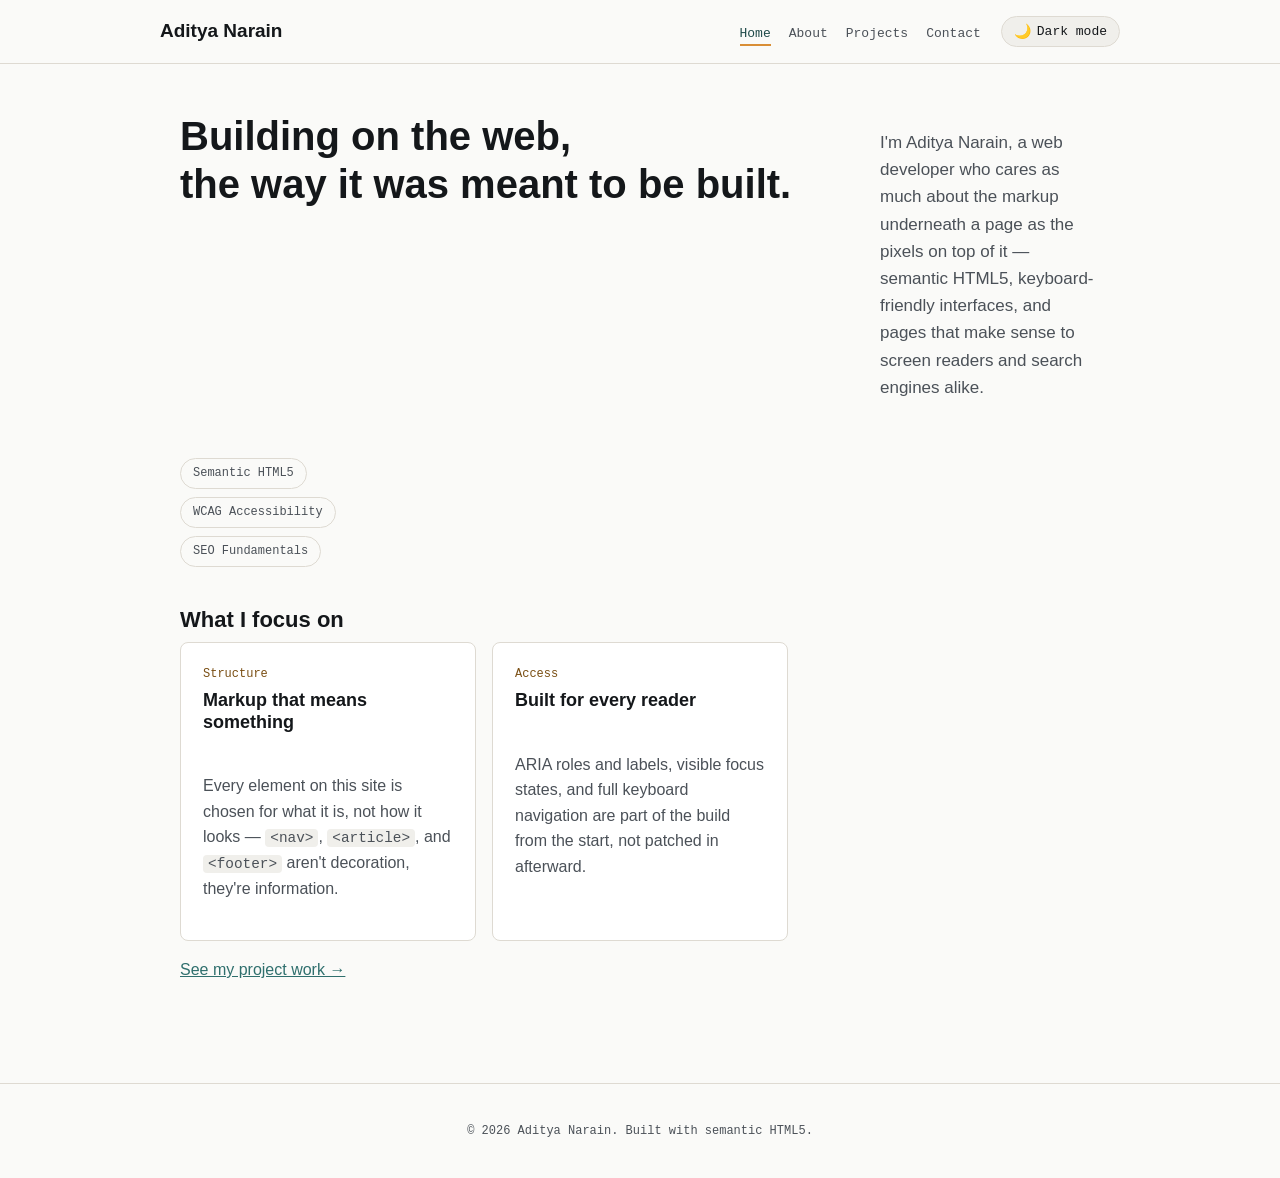
<file: index.html>
<!DOCTYPE html>
<html lang="en">
<head>
  <meta charset="UTF-8">
  <meta name="viewport" content="width=device-width, initial-scale=1.0">

  <!-- SEO meta tags -->
  <title>Aditya Narain — Web Developer Portfolio</title>
  <meta name="description" content="Portfolio of Aditya Narain, a web developer focused on semantic, accessible HTML5 and clean front-end engineering.">
  <meta name="author" content="Aditya Narain">
  <meta name="keywords" content="Aditya Narain, web developer, front-end developer, HTML5, accessibility, portfolio">
  <link rel="canonical" href="https://aditya-narain17.github.io/aditya-portfolio/index.html">

  <!-- Open Graph / social preview -->
  <meta property="og:type" content="website">
  <meta property="og:title" content="Aditya Narain — Web Developer Portfolio">
  <meta property="og:description" content="Semantic, accessible, SEO-conscious front-end work by Aditya Narain.">
  <meta property="og:url" content="https://aditya-narain17.github.io/aditya-portfolio/index.html">
  <meta name="twitter:card" content="summary">

  <link rel="stylesheet" href="styles.css">
</head>
<body>

  <a class="skip-link" href="#main-content">Skip to main content</a>

  <!-- <header> -->
  <header class="site-header">
    <div class="header-inner">
      <a href="index.html" class="brand">Aditya Narain</a>
      <div class="header-controls">
        <nav class="main-nav" aria-label="Primary">
          <ul>
            <li><a href="index.html" aria-current="page">Home</a></li>
            <li><a href="about.html">About</a></li>
            <li><a href="projects.html">Projects</a></li>
            <li><a href="contact.html">Contact</a></li>
          </ul>
        </nav>
        <button type="button" id="theme-toggle" class="theme-toggle" aria-pressed="false">
          <span class="icon" aria-hidden="true">🌙</span>
          <span class="label">Dark mode</span>
        </button>
      </div>
    </div>
  </header>

  <!-- <main> -->
  <main id="main-content">

    <!-- <section> hero -->
    <section class="hero" aria-labelledby="hero-heading">
      <h1 id="hero-heading">Building on the web,<br>the way it was meant to be built.</h1>
      <p class="lede">I'm Aditya Narain, a web developer who cares as much about the markup underneath a page as the pixels on top of it — semantic HTML5, keyboard-friendly interfaces, and pages that make sense to screen readers and search engines alike.</p>
      <div class="hero-tags" aria-hidden="true">
        <span class="pill">Semantic HTML5</span>
        <span class="pill">WCAG Accessibility</span>
        <span class="pill">SEO Fundamentals</span>
      </div>
    </section>

    <!-- <section> featured work -->
    <section aria-labelledby="work-heading">
      <h2 id="work-heading">What I focus on</h2>
      <div class="card-grid">
        <article class="card">
          <span class="meta">Structure</span>
          <h3>Markup that means something</h3>
          <p>Every element on this site is chosen for what it is, not how it looks — <code>&lt;nav&gt;</code>, <code>&lt;article&gt;</code>, and <code>&lt;footer&gt;</code> aren't decoration, they're information.</p>
        </article>
        <article class="card">
          <span class="meta">Access</span>
          <h3>Built for every reader</h3>
          <p>ARIA roles and labels, visible focus states, and full keyboard navigation are part of the build from the start, not patched in afterward.</p>
        </article>
      </div>
      <p><a href="projects.html">See my project work →</a></p>
    </section>

  </main>

  <!-- <footer> -->
  <footer class="site-footer">
    <p>© 2026 Aditya Narain. Built with semantic HTML5.</p>
  </footer>

  <script src="theme.js"></script>
</body>
</html>
</file>
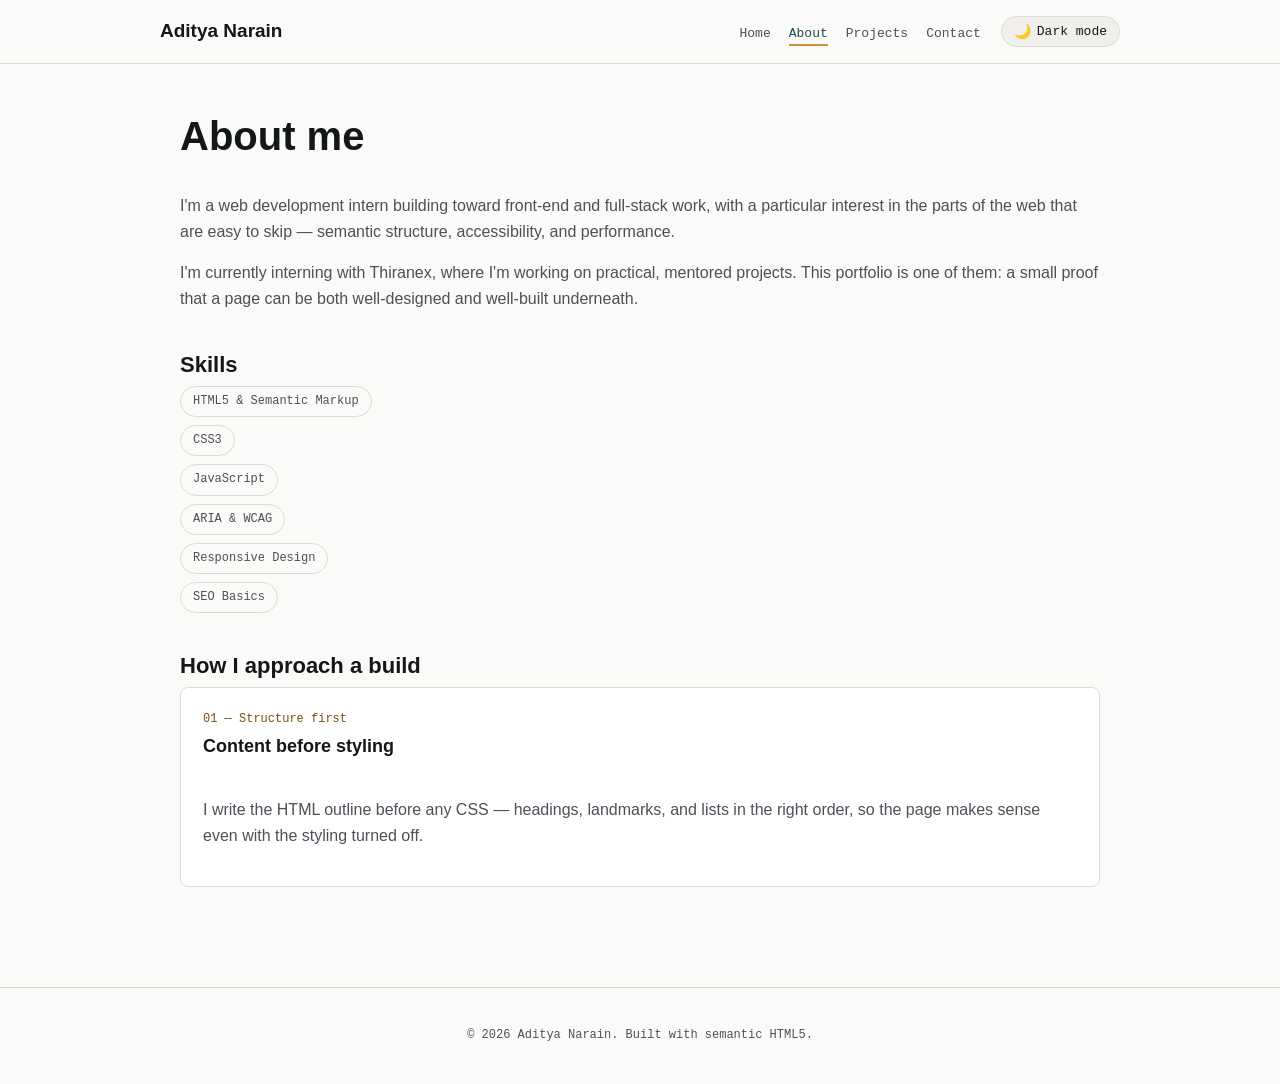
<file: about.html>
<!DOCTYPE html>
<html lang="en">
<head>
  <meta charset="UTF-8">
  <meta name="viewport" content="width=device-width, initial-scale=1.0">

  <title>About — Aditya Narain</title>
  <meta name="description" content="About Aditya Narain: background, skills, and approach to accessible front-end web development.">
  <meta name="author" content="Aditya Narain">
  <link rel="canonical" href="https://aditya-narain17.github.io/aditya-portfolio/about.html">
  <meta property="og:type" content="profile">
  <meta property="og:title" content="About — Aditya Narain">
  <meta property="og:description" content="Background, skills, and approach to accessible front-end web development.">

  <link rel="stylesheet" href="styles.css">
</head>
<body>

  <a class="skip-link" href="#main-content">Skip to main content</a>

  <header class="site-header">
    <div class="header-inner">
      <a href="index.html" class="brand">Aditya Narain</a>
      <div class="header-controls">
        <nav class="main-nav" aria-label="Primary">
          <ul>
            <li><a href="index.html">Home</a></li>
            <li><a href="about.html" aria-current="page">About</a></li>
            <li><a href="projects.html">Projects</a></li>
            <li><a href="contact.html">Contact</a></li>
          </ul>
        </nav>
        <button type="button" id="theme-toggle" class="theme-toggle" aria-pressed="false">
          <span class="icon" aria-hidden="true">🌙</span>
          <span class="label">Dark mode</span>
        </button>
      </div>
    </div>
  </header>

  <main id="main-content">

    <section aria-labelledby="about-heading">
      <h1 id="about-heading">About me</h1>
      <p class="lede">I'm a web development intern building toward front-end and full-stack work, with a particular interest in the parts of the web that are easy to skip — semantic structure, accessibility, and performance.</p>
      <p>I'm currently interning with Thiranex, where I'm working on practical, mentored projects. This portfolio is one of them: a small proof that a page can be both well-designed and well-built underneath.</p>
    </section>

    <section aria-labelledby="skills-heading">
      <h2 id="skills-heading">Skills</h2>
      <div class="hero-tags" aria-hidden="true">
        <span class="pill">HTML5 &amp; Semantic Markup</span>
        <span class="pill">CSS3</span>
        <span class="pill">JavaScript</span>
        <span class="pill">ARIA &amp; WCAG</span>
        <span class="pill">Responsive Design</span>
        <span class="pill">SEO Basics</span>
      </div>
    </section>

    <section aria-labelledby="approach-heading">
      <h2 id="approach-heading">How I approach a build</h2>
      <article class="card">
        <span class="meta">01 — Structure first</span>
        <h3>Content before styling</h3>
        <p>I write the HTML outline before any CSS — headings, landmarks, and lists in the right order, so the page makes sense even with the styling turned off.</p>
      </article>
    </section>

  </main>

  <footer class="site-footer">
    <p>© 2026 Aditya Narain. Built with semantic HTML5.</p>
  </footer>

  <script src="theme.js"></script>
</body>
</html>
</file>
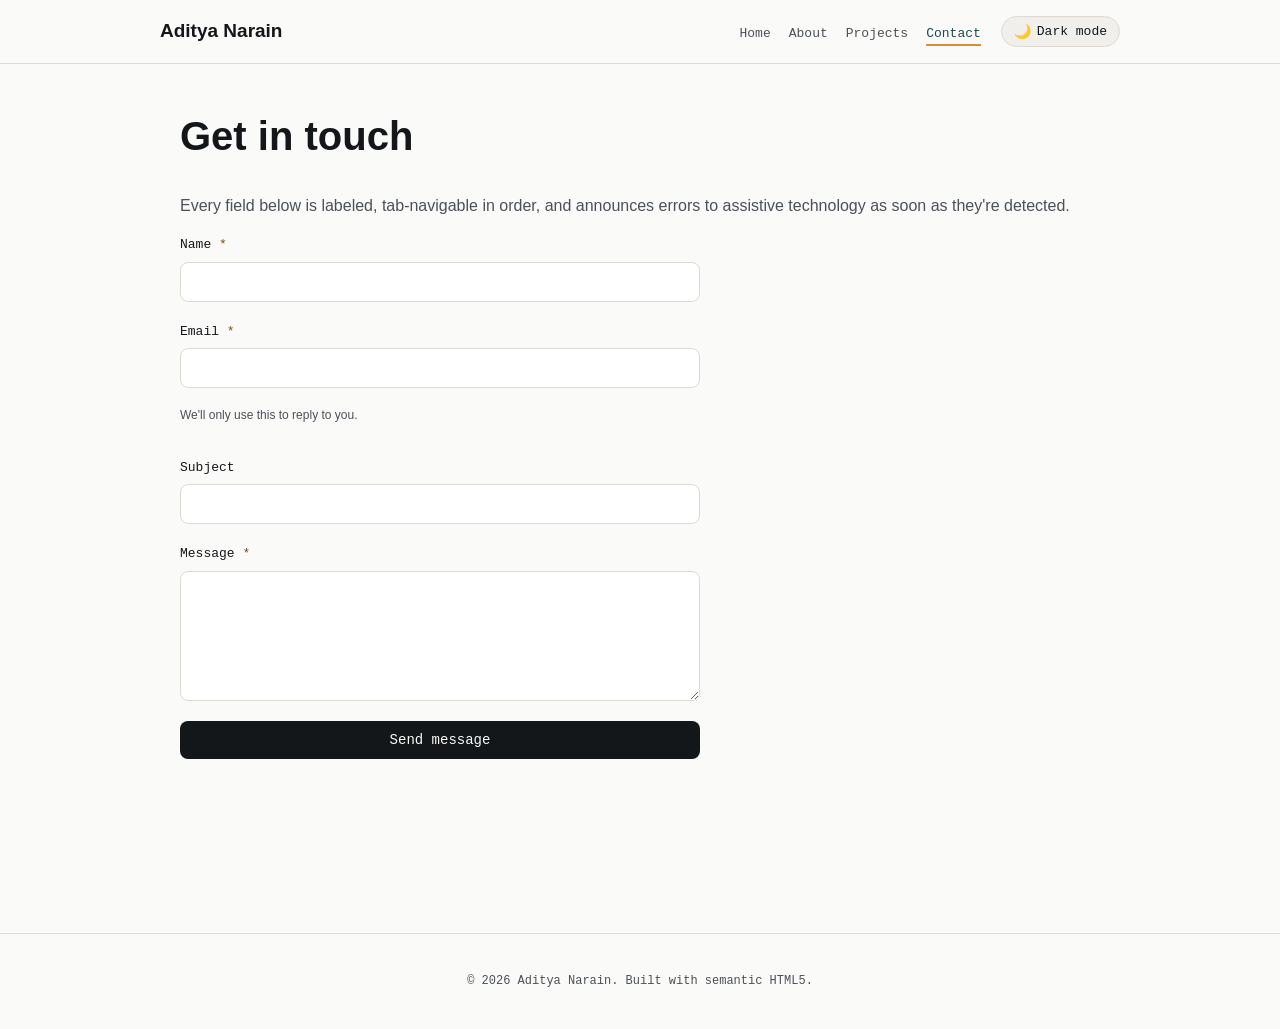
<file: contact.html>
<!DOCTYPE html>
<html lang="en">
<head>
  <meta charset="UTF-8">
  <meta name="viewport" content="width=device-width, initial-scale=1.0">

  <title>Contact — Aditya Narain</title>
  <meta name="description" content="Get in touch with Aditya Narain via the accessible contact form.">
  <meta name="author" content="Aditya Narain">
  <link rel="canonical" href="https://aditya-narain17.github.io/aditya-portfolio/contact.html">
  <meta property="og:type" content="website">
  <meta property="og:title" content="Contact — Aditya Narain">
  <meta property="og:description" content="Get in touch with Aditya Narain.">

  <link rel="stylesheet" href="styles.css">
</head>
<body>

  <a class="skip-link" href="#main-content">Skip to main content</a>

  <header class="site-header">
    <div class="header-inner">
      <a href="index.html" class="brand">Aditya Narain</a>
      <div class="header-controls">
        <nav class="main-nav" aria-label="Primary">
          <ul>
            <li><a href="index.html">Home</a></li>
            <li><a href="about.html">About</a></li>
            <li><a href="projects.html">Projects</a></li>
            <li><a href="contact.html" aria-current="page">Contact</a></li>
          </ul>
        </nav>
        <button type="button" id="theme-toggle" class="theme-toggle" aria-pressed="false">
          <span class="icon" aria-hidden="true">🌙</span>
          <span class="label">Dark mode</span>
        </button>
      </div>
    </div>
  </header>

  <main id="main-content">

    <section aria-labelledby="contact-heading">
      <h1 id="contact-heading">Get in touch</h1>
      <p class="lede">Every field below is labeled, tab-navigable in order, and announces errors to assistive technology as soon as they're detected.</p>

      <form novalidate id="contact-form">

        <div class="field">
          <label for="name">Name <span class="required-mark" aria-hidden="true">*</span></label>
          <input
            type="text"
            id="name"
            name="name"
            autocomplete="name"
            required
            aria-required="true"
            aria-describedby="name-error">
          <p class="error-message" id="name-error" role="alert">Please enter your name.</p>
        </div>

        <div class="field">
          <label for="email">Email <span class="required-mark" aria-hidden="true">*</span></label>
          <input
            type="email"
            id="email"
            name="email"
            autocomplete="email"
            required
            aria-required="true"
            aria-describedby="email-hint email-error">
          <p class="hint" id="email-hint">We'll only use this to reply to you.</p>
          <p class="error-message" id="email-error" role="alert">Please enter a valid email address.</p>
        </div>

        <div class="field">
          <label for="subject">Subject</label>
          <input
            type="text"
            id="subject"
            name="subject"
            autocomplete="off">
        </div>

        <div class="field">
          <label for="message">Message <span class="required-mark" aria-hidden="true">*</span></label>
          <textarea
            id="message"
            name="message"
            rows="6"
            required
            aria-required="true"
            aria-describedby="message-error"></textarea>
          <p class="error-message" id="message-error" role="alert">Please enter a message.</p>
        </div>

        <button type="submit" class="btn">Send message</button>

        <p role="status" id="form-status" aria-live="polite"></p>

      </form>
    </section>

  </main>

  <footer class="site-footer">
    <p>© 2026 Aditya Narain. Built with semantic HTML5.</p>
  </footer>

  <script src="theme.js"></script>
  <script src="script.js"></script>
</body>
</html>
</file>
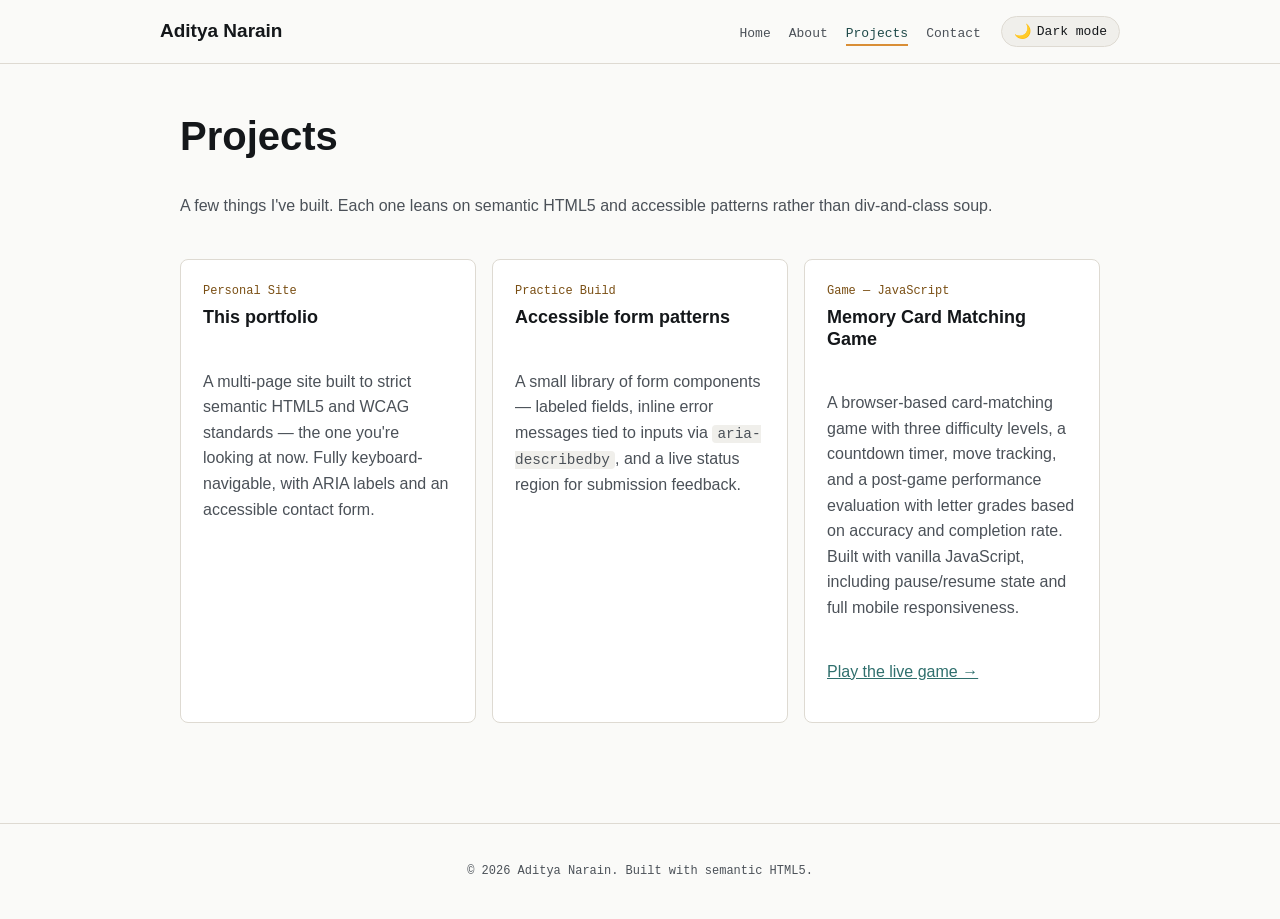
<file: projects.html>
<!DOCTYPE html>
<html lang="en">
<head>
  <meta charset="UTF-8">
  <meta name="viewport" content="width=device-width, initial-scale=1.0">

  <title>Projects — Aditya Narain</title>
  <meta name="description" content="Selected web development projects by Aditya Narain, focused on semantic HTML5, accessibility, and clean front-end engineering.">
  <meta name="author" content="Aditya Narain">
  <link rel="canonical" href="https://aditya-narain17.github.io/aditya-portfolio/projects.html">
  <meta property="og:type" content="website">
  <meta property="og:title" content="Projects — Aditya Narain">
  <meta property="og:description" content="Selected web development projects focused on semantic HTML5 and accessibility.">

  <link rel="stylesheet" href="styles.css">
</head>
<body>

  <a class="skip-link" href="#main-content">Skip to main content</a>

  <header class="site-header">
    <div class="header-inner">
      <a href="index.html" class="brand">Aditya Narain</a>
      <div class="header-controls">
        <nav class="main-nav" aria-label="Primary">
          <ul>
            <li><a href="index.html">Home</a></li>
            <li><a href="about.html">About</a></li>
            <li><a href="projects.html" aria-current="page">Projects</a></li>
            <li><a href="contact.html">Contact</a></li>
          </ul>
        </nav>
        <button type="button" id="theme-toggle" class="theme-toggle" aria-pressed="false">
          <span class="icon" aria-hidden="true">🌙</span>
          <span class="label">Dark mode</span>
        </button>
      </div>
    </div>
  </header>

  <main id="main-content">

    <section aria-labelledby="projects-heading">
      <h1 id="projects-heading">Projects</h1>
      <p class="lede">A few things I've built. Each one leans on semantic HTML5 and accessible patterns rather than div-and-class soup.</p>
    </section>

    <section aria-label="Project list">
      <div class="card-grid">

        <article class="card">
          <span class="meta">Personal Site</span>
          <h3>This portfolio</h3>
          <p>A multi-page site built to strict semantic HTML5 and WCAG standards — the one you're looking at now. Fully keyboard-navigable, with ARIA labels and an accessible contact form.</p>
        </article>

        <article class="card">
          <span class="meta">Practice Build</span>
          <h3>Accessible form patterns</h3>
          <p>A small library of form components — labeled fields, inline error messages tied to inputs via <code>aria-describedby</code>, and a live status region for submission feedback.</p>
        </article>

        <article class="card">
          <span class="meta">Game — JavaScript</span>
          <h3>Memory Card Matching Game</h3>
          <p>A browser-based card-matching game with three difficulty levels, a countdown timer, move tracking, and a post-game performance evaluation with letter grades based on accuracy and completion rate. Built with vanilla JavaScript, including pause/resume state and full mobile responsiveness.</p>
          <p><a href="https://memory-game-aditya-narain.vercel.app/" target="_blank" rel="noopener noreferrer">Play the live game →</a></p>
        </article>

      </div>
    </section>

  </main>

  <footer class="site-footer">
    <p>© 2026 Aditya Narain. Built with semantic HTML5.</p>
  </footer>

  <script src="theme.js"></script>
</body>
</html>
</file>
<file: styles.css>
* {
  box-sizing: border-box;
}

/* ---- Theme tokens ---- */
:root {
  --bg: #fafaf8;
  --bg-elevated: #ffffff;
  --bg-muted: #f0efeb;
  --ink: #14171a;
  --ink-soft: #4b5158;
  --line: #dedad2;
  --accent: #d98e36;
  --accent-ink: #7a4f14;
  --accent-bg: #f6e6cf;
  --link: #2f6f6d;
  --link-dark: #1f4a49;
  --success-bg: #e7f2e8;
  --success-ink: #285c33;
  --success-line: #b6d9ba;
  --error: #a3341d;

  --radius: 8px;
  --font-body: -apple-system, BlinkMacSystemFont, "Segoe UI", sans-serif;
  --font-mono: "Courier New", Consolas, monospace;

  color-scheme: light;
}

[data-theme="dark"] {
  --bg: #14171a;
  --bg-elevated: #1e2226;
  --bg-muted: #23272c;
  --ink: #f2f0ec;
  --ink-soft: #b7bcc2;
  --line: #33383e;
  --accent: #e8a33d;
  --accent-ink: #f6c874;
  --accent-bg: #3a2e15;
  --link: #6fc2bf;
  --link-dark: #93d9d6;
  --success-bg: #16301c;
  --success-ink: #8fd39a;
  --success-line: #2b5a35;
  --error: #e2705a;

  color-scheme: dark;
}

/* Respect system preference on first visit only —
   the toggle (via [data-theme]) always wins once set. */
@media (prefers-color-scheme: dark) {
  :root:not([data-theme="light"]) {
    --bg: #14171a;
    --bg-elevated: #1e2226;
    --bg-muted: #23272c;
    --ink: #f2f0ec;
    --ink-soft: #b7bcc2;
    --line: #33383e;
    --accent: #e8a33d;
    --accent-ink: #f6c874;
    --accent-bg: #3a2e15;
    --link: #6fc2bf;
    --link-dark: #93d9d6;
    --success-bg: #16301c;
    --success-ink: #8fd39a;
    --success-line: #2b5a35;
    --error: #e2705a;
    color-scheme: dark;
  }
}

html {
  scroll-behavior: smooth;
}

@media (prefers-reduced-motion: reduce) {
  html { scroll-behavior: auto; }
  * { transition-duration: 0.01ms !important; animation-duration: 0.01ms !important; }
}

body {
  margin: 0;
  background: var(--bg);
  color: var(--ink);
  font-family: var(--font-body);
  font-size: 16px;
  line-height: 1.6;
  transition: background-color 0.2s ease, color 0.2s ease;
}

.skip-link {
  position: absolute;
  left: -999px;
  top: 0;
  background: var(--ink);
  color: var(--bg);
  padding: 12px 20px;
  z-index: 100;
  font-family: var(--font-mono);
  font-size: 14px;
}
.skip-link:focus { left: 0; }

a:focus-visible,
button:focus-visible,
input:focus-visible,
textarea:focus-visible {
  outline: 3px solid var(--accent);
  outline-offset: 2px;
}

/* ================= HEADER — Flexbox ================= */
.site-header {
  border-bottom: 1px solid var(--line);
  padding: 16px 20px;
  position: sticky;
  top: 0;
  background: color-mix(in srgb, var(--bg) 92%, transparent);
  backdrop-filter: blur(6px);
  z-index: 50;
}

.header-inner {
  max-width: 960px;
  margin: 0 auto;
  display: flex;
  align-items: center;
  justify-content: space-between;
  gap: 16px;
  flex-wrap: wrap;
}

.brand {
  font-weight: 700;
  font-size: 19px;
  color: var(--ink);
  text-decoration: none;
}

.header-controls {
  display: flex;
  align-items: center;
  gap: 20px;
  flex-wrap: wrap;
}

.main-nav ul {
  list-style: none;
  display: flex;
  gap: 18px;
  margin: 0;
  padding: 0;
}

.main-nav a {
  font-family: var(--font-mono);
  font-size: 13px;
  text-decoration: none;
  color: var(--ink-soft);
  padding-bottom: 3px;
  border-bottom: 2px solid transparent;
}

.main-nav a:hover,
.main-nav a[aria-current="page"] {
  color: var(--link-dark);
  border-bottom-color: var(--accent);
}

/* Theme toggle button */
.theme-toggle {
  display: inline-flex;
  align-items: center;
  gap: 6px;
  background: var(--bg-muted);
  border: 1px solid var(--line);
  color: var(--ink);
  font-family: var(--font-mono);
  font-size: 13px;
  padding: 6px 12px;
  border-radius: 999px;
  cursor: pointer;
}

.theme-toggle:hover {
  border-color: var(--accent);
}

.theme-toggle .icon {
  font-size: 14px;
}

/* ================= LAYOUT ================= */
main {
  max-width: 960px;
  margin: 0 auto;
  padding: 32px 20px 60px;
}

section {
  margin-bottom: 40px;
}

h1, h2, h3 {
  line-height: 1.2;
  margin-top: 0;
}

h1 { font-size: 32px; }
h2 { font-size: 22px; margin-bottom: 8px; }
h3 { font-size: 18px; }

p { color: var(--ink-soft); }

a { color: var(--link); }
a:hover { color: var(--link-dark); }

code {
  background: var(--bg-muted);
  border-radius: 4px;
  padding: 1px 5px;
  font-size: 0.9em;
}

/* ================= HERO — CSS Grid ================= */
.hero {
  display: grid;
  grid-template-columns: 1fr;
  gap: 20px;
  align-items: start;
}

.hero p.lede {
  font-size: 17px;
  max-width: 60ch;
}

.hero-tags {
  display: flex;
  gap: 8px;
  flex-wrap: wrap;
}

.pill {
  font-family: var(--font-mono);
  font-size: 12px;
  border: 1px solid var(--line);
  padding: 5px 12px;
  border-radius: 999px;
  color: var(--ink-soft);
  white-space: nowrap;
}

/* ================= CARD GRID — CSS Grid ================= */
.card-grid {
  display: grid;
  grid-template-columns: 1fr;
  gap: 16px;
}

article.card {
  border: 1px solid var(--line);
  border-radius: var(--radius);
  padding: 22px;
  background: var(--bg-elevated);
  display: flex;
  flex-direction: column;
  gap: 6px;
}

article.card .meta {
  font-family: var(--font-mono);
  font-size: 12px;
  color: var(--accent-ink);
}

/* ================= BUTTONS ================= */
.btn {
  display: inline-block;
  font-family: var(--font-mono);
  font-size: 14px;
  background: var(--ink);
  color: var(--bg);
  padding: 11px 20px;
  border-radius: var(--radius);
  text-decoration: none;
  border: none;
  cursor: pointer;
}
.btn:hover { background: var(--link-dark); color: var(--bg-elevated); }

/* ================= FORM — Flexbox ================= */
form {
  display: flex;
  flex-direction: column;
  gap: 20px;
  max-width: 520px;
}

.field {
  display: flex;
  flex-direction: column;
  gap: 6px;
}

label {
  font-family: var(--font-mono);
  font-size: 13px;
  color: var(--ink);
}

.required-mark { color: var(--accent-ink); }

input,
textarea {
  font-family: var(--font-body);
  font-size: 16px;
  padding: 10px 12px;
  border: 1px solid var(--line);
  border-radius: var(--radius);
  background: var(--bg-elevated);
  color: var(--ink);
  width: 100%;
}

input:focus,
textarea:focus { border-color: var(--accent); }

.hint { font-size: 12px; color: var(--ink-soft); }

.error-message {
  font-size: 12px;
  color: var(--error);
  font-family: var(--font-mono);
  display: none;
}

.field.invalid .error-message { display: block; }
.field.invalid input,
.field.invalid textarea { border-color: var(--error); }

[role="status"] {
  font-family: var(--font-mono);
  font-size: 13px;
  padding: 14px 16px;
  border-radius: var(--radius);
}

[role="status"].success {
  background: var(--success-bg);
  color: var(--success-ink);
  border: 1px solid var(--success-line);
}

/* ================= FOOTER — Flexbox ================= */
.site-footer {
  border-top: 1px solid var(--line);
  padding: 26px 20px;
  text-align: center;
  font-family: var(--font-mono);
  font-size: 12px;
  color: var(--ink-soft);
}

/* ================================================
   MOBILE-FIRST RESPONSIVE BREAKPOINTS
   Base styles above = mobile. Enhance upward.
   ================================================ */

/* Tablet and up */
@media (min-width: 640px) {
  h1 { font-size: 40px; }

  .card-grid {
    grid-template-columns: repeat(2, 1fr);
  }

  .hero {
    grid-template-columns: 2fr 1fr;
  }

  .hero-tags {
    flex-direction: column;
    align-items: flex-start;
  }
}

/* Desktop and up */
@media (min-width: 900px) {
  main { padding-top: 48px; }

  .card-grid {
    grid-template-columns: repeat(3, 1fr);
  }

  .hero {
    grid-template-columns: 3fr 1fr;
    gap: 40px;
  }
}
</file>
